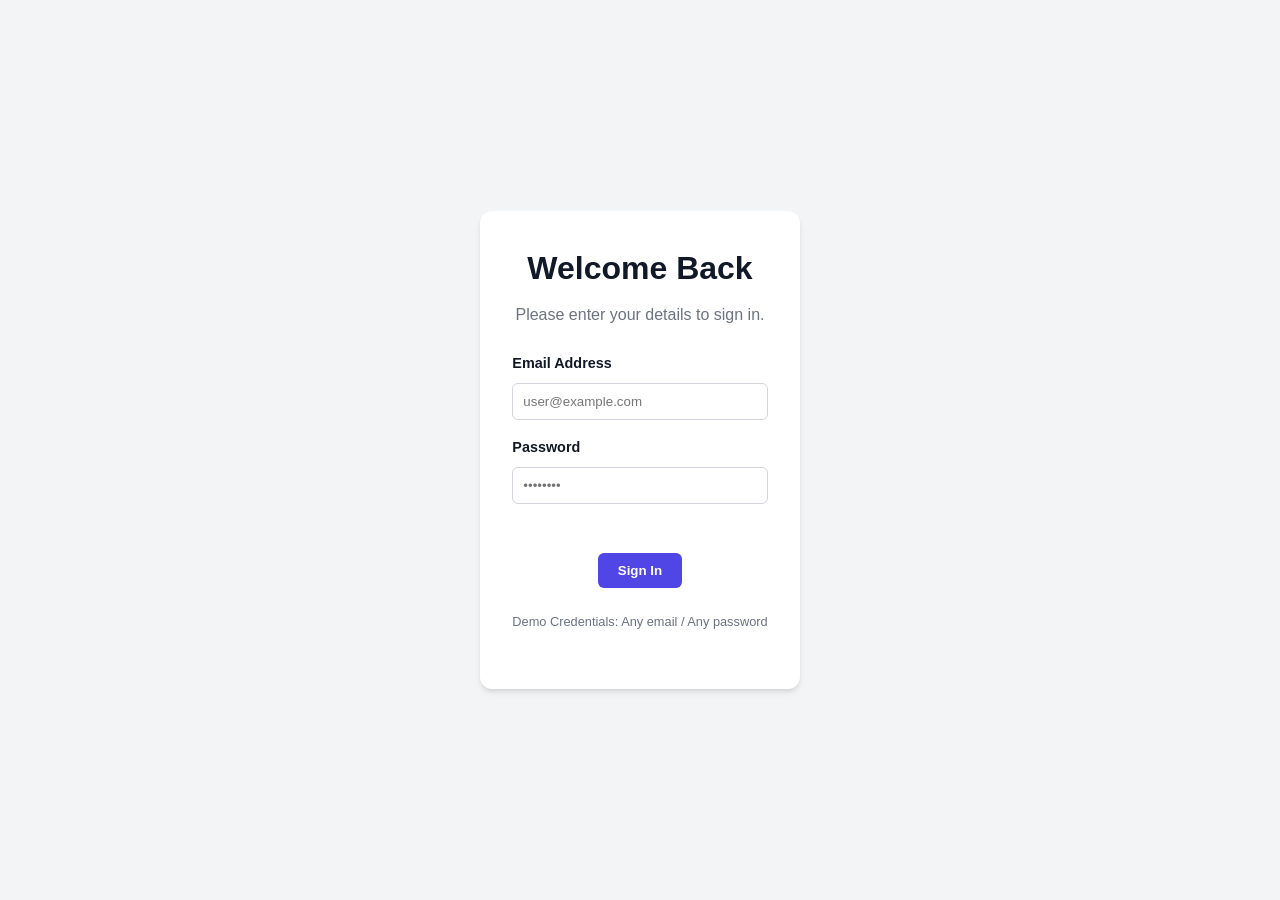
<file: index.html>
<!DOCTYPE html>
<html lang="en">
<head>
    <meta charset="UTF-8">
    <meta name="viewport" content="width=device-width, initial-scale=1.0">
    <title>Login - My Portfolio App</title>
    <link rel="stylesheet" href="style.css">
</head>
<body class="login-body">

    <div class="login-container">
        <div class="login-card">
            <h1>Welcome Back</h1>
            <p>Please enter your details to sign in.</p>
            
            <form id="loginForm">
                <div class="form-group">
                    <label for="email">Email Address</label>
                    <input type="email" id="email" placeholder="user@example.com" required>
                </div>
                
                <div class="form-group">
                    <label for="password">Password</label>
                    <input type="password" id="password" placeholder="••••••••" required>
                </div>

                <div id="errorMessage" class="error-msg"></div>

                <button type="submit" class="btn-primary">Sign In</button>
            </form>
            
            <p class="footer-text">Demo Credentials: Any email / Any password</p>
        </div>
    </div>

    <script src="script.js"></script>
</body>
</html>
</file>
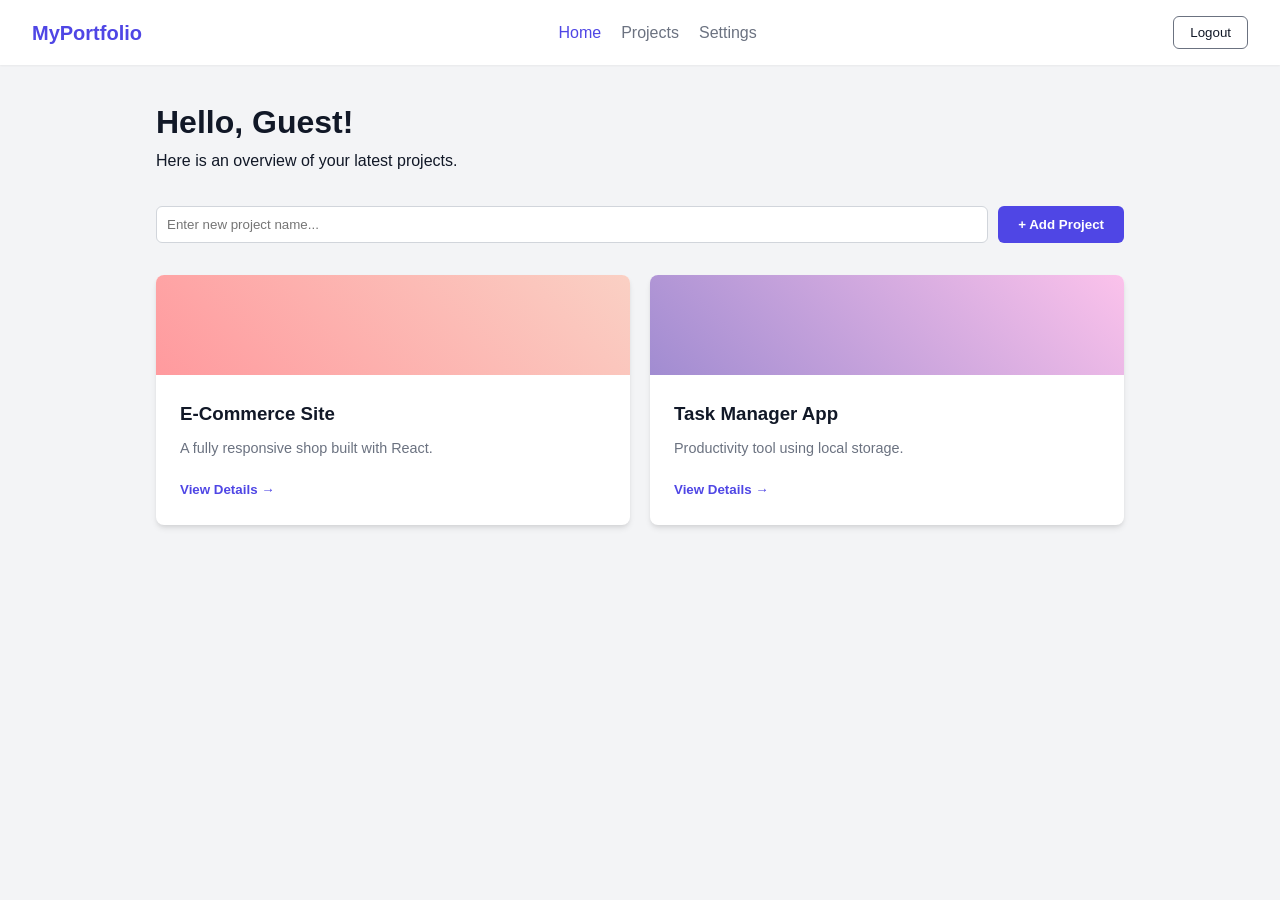
<file: dashboard.html>
<!DOCTYPE html>
<html lang="en">
<head>
    <meta charset="UTF-8">
    <meta name="viewport" content="width=device-width, initial-scale=1.0">
    <title>Dashboard - My Portfolio</title>
    <link rel="stylesheet" href="style.css">
</head>
<body>

    <!-- Navigation -->
    <nav class="navbar">
        <div class="logo">MyPortfolio</div>
        <ul class="nav-links">
            <li><a href="#" class="active">Home</a></li>
            <li><a href="#">Projects</a></li>
            <li><a href="#">Settings</a></li>
        </ul>
        <button id="logoutBtn" class="btn-secondary">Logout</button>
    </nav>

    <!-- Main Content -->
    <main class="container">
        <header class="page-header">
            <h1 id="greeting">Hello, User!</h1>
            <p>Here is an overview of your latest projects.</p>
        </header>

        <!-- Interactive Section: Add Project -->
        <section class="control-panel">
            <input type="text" id="newProjectTitle" placeholder="Enter new project name...">
            <button id="addProjectBtn" class="btn-primary">+ Add Project</button>
        </section>

        <!-- Dynamic Grid -->
        <section class="projects-grid" id="projectsGrid">
            <!-- Static Example Card -->
            <div class="card">
                <div class="card-header color-1"></div>
                <div class="card-body">
                    <h3>E-Commerce Site</h3>
                    <p>A fully responsive shop built with React.</p>
                    <button class="btn-text">View Details →</button>
                </div>
            </div>
            
            <!-- Static Example Card -->
            <div class="card">
                <div class="card-header color-2"></div>
                <div class="card-body">
                    <h3>Task Manager App</h3>
                    <p>Productivity tool using local storage.</p>
                    <button class="btn-text">View Details →</button>
                </div>
            </div>
        </section>
    </main>

    <script src="script.js"></script>
</body>
</html>
</file>
<file: style.css>
/* --- Variables & Reset --- */
:root {
    --primary-color: #4f46e5;
    --primary-hover: #4338ca;
    --bg-color: #f3f4f6;
    --card-bg: #ffffff;
    --text-main: #111827;
    --text-muted: #6b7280;
    --danger: #ef4444;
    --shadow: 0 4px 6px -1px rgba(0, 0, 0, 0.1), 0 2px 4px -1px rgba(0, 0, 0, 0.06);
}

* {
    margin: 0;
    padding: 0;
    box-sizing: border-box;
    font-family: 'Segoe UI', Tahoma, Geneva, Verdana, sans-serif;
}

body {
    background-color: var(--bg-color);
    color: var(--text-main);
    line-height: 1.6;
}

/* --- Buttons --- */
.btn-primary {
    background-color: var(--primary-color);
    color: white;
    border: none;
    padding: 10px 20px;
    border-radius: 6px;
    cursor: pointer;
    font-weight: 600;
    transition: background 0.3s;
}

.btn-primary:hover {
    background-color: var(--primary-hover);
}

.btn-secondary {
    background-color: transparent;
    border: 1px solid var(--text-muted);
    color: var(--text-main);
    padding: 8px 16px;
    border-radius: 6px;
    cursor: pointer;
}

.btn-secondary:hover {
    background-color: #e5e7eb;
}

.btn-text {
    background: none;
    border: none;
    color: var(--primary-color);
    cursor: pointer;
    font-weight: 600;
}

/* --- Login Page Styles --- */
.login-body {
    display: flex;
    justify-content: center;
    align-items: center;
    height: 100vh;
}

.login-card {
    background: var(--card-bg);
    padding: 2rem;
    border-radius: 12px;
    box-shadow: var(--shadow);
    width: 100%;
    max-width: 400px;
    text-align: center;
}

.login-card h1 { margin-bottom: 0.5rem; }
.login-card p { color: var(--text-muted); margin-bottom: 1.5rem; }

.form-group {
    text-align: left;
    margin-bottom: 1rem;
}

.form-group label {
    display: block;
    margin-bottom: 0.5rem;
    font-size: 0.9rem;
    font-weight: 600;
}

.form-group input {
    width: 100%;
    padding: 10px;
    border: 1px solid #d1d5db;
    border-radius: 6px;
    outline: none;
}

.form-group input:focus {
    border-color: var(--primary-color);
    box-shadow: 0 0 0 3px rgba(79, 70, 229, 0.1);
}

.error-msg {
    color: var(--danger);
    font-size: 0.9rem;
    margin-bottom: 1rem;
    min-height: 1.2em;
}

.footer-text {
    margin-top: 1.5rem;
    font-size: 0.8rem;
    color: var(--text-muted);
}

/* --- Dashboard Styles --- */
.navbar {
    background: var(--card-bg);
    padding: 1rem 2rem;
    display: flex;
    justify-content: space-between;
    align-items: center;
    box-shadow: 0 1px 2px 0 rgba(0, 0, 0, 0.05);
}

.logo { font-weight: bold; font-size: 1.25rem; color: var(--primary-color); }

.nav-links {
    list-style: none;
    display: flex;
    gap: 20px;
}

.nav-links a {
    text-decoration: none;
    color: var(--text-muted);
    font-weight: 500;
}

.nav-links a:hover, .nav-links a.active {
    color: var(--primary-color);
}

.container {
    max-width: 1000px;
    margin: 2rem auto;
    padding: 0 1rem;
}

.page-header { margin-bottom: 2rem; }

.control-panel {
    display: flex;
    gap: 10px;
    margin-bottom: 2rem;
}

.control-panel input {
    flex: 1;
    padding: 10px;
    border: 1px solid #d1d5db;
    border-radius: 6px;
}

/* Grid Layout */
.projects-grid {
    display: grid;
    grid-template-columns: repeat(auto-fit, minmax(250px, 1fr));
    gap: 20px;
}

.card {
    background: var(--card-bg);
    border-radius: 8px;
    overflow: hidden;
    box-shadow: var(--shadow);
    transition: transform 0.2s;
}

.card:hover { transform: translateY(-5px); }

.card-header { height: 100px; width: 100%; }
.color-1 { background: linear-gradient(45deg, #ff9a9e, #fad0c4); }
.color-2 { background: linear-gradient(45deg, #a18cd1, #fbc2eb); }
.color-3 { background: linear-gradient(45deg, #84fab0, #8fd3f4); }

.card-body { padding: 1.5rem; }
.card-body h3 { margin-bottom: 0.5rem; }
.card-body p { color: var(--text-muted); font-size: 0.9rem; margin-bottom: 1rem; }

/* Responsive Adjustments */
@media (max-width: 600px) {
    .navbar { flex-direction: column; gap: 1rem; }
    .control-panel { flex-direction: column; }
}
</file>
